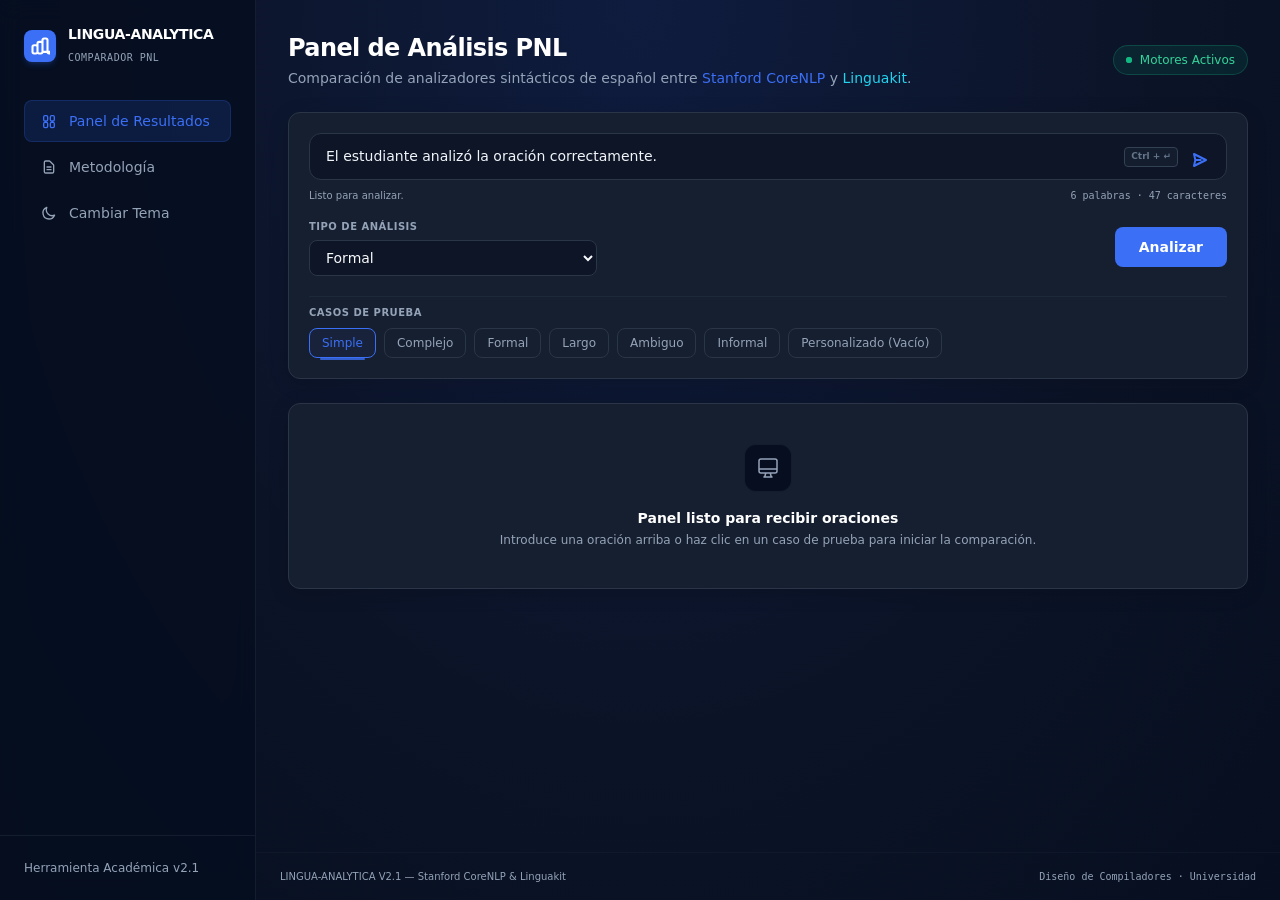
<file: templates/index.html>
<!DOCTYPE html>
<html lang="es" class="dark">
<head>
    <meta charset="UTF-8">
    <meta name="viewport" content="width=device-width, initial-scale=1.0">
    <meta name="description" content="Lingua-Analytica: Comparador en tiempo real entre Stanford CoreNLP y Linguakit para análisis sintáctico del español.">
    <title>Panel de Análisis PNL — LINGUA-ANALYTICA</title>
    <link rel="icon" href="data:,">
    <link rel="stylesheet" href="/static/css/lingua.css">
    <link rel="stylesheet" href="/static/css/lingua-ui.css">
    <script src="/static/vendor/js/htmx-2.0.10.min.js"></script>
    <script src="/static/vendor/js/cytoscape-3.29.2.min.js"></script>
    <style>
        body {
            background-color: #0b1326;
            color: #f8fafc;
            -webkit-font-smoothing: antialiased;
        }
        
        /* Tema Claro */
        html.light body {
            background-color: #f1f5f9;
            color: #0f172a;
        }

        :root {
            --bg-gradient: radial-gradient(ellipse at top, #0f1c3f 0%, #0b1326 60%, #060e20 100%);
            --card-bg: #161f30;
            --border-color: #2a3547;
            --input-bg: #0d1527;
            --text-color: #f8fafc;
            --text-muted: #94a3b8;
        }

        html.light {
            --bg-gradient: radial-gradient(ellipse at top, #e2e8f0 0%, #f1f5f9 60%, #cbd5e1 100%);
            --card-bg: #ffffff;
            --border-color: #cbd5e1;
            --input-bg: #f8fafc;
            --text-color: #0f172a;
            --text-muted: #64748b;
        }

        .main-container {
            background: var(--bg-gradient);
            min-height: 100vh;
            transition: background 0.3s ease;
        }

        .dashboard-card {
            background-color: var(--card-bg);
            border: 1px solid var(--border-color);
            border-radius: 12px;
            box-shadow: 0 4px 20px rgba(0, 0, 0, 0.15);
            transition: background-color 0.3s ease, border-color 0.3s ease;
        }

        html.light .dashboard-card {
            box-shadow: 0 4px 15px rgba(0, 0, 0, 0.05);
        }

        .custom-input {
            background-color: var(--input-bg);
            border: 1px solid var(--border-color);
            color: var(--text-color);
            transition: border-color 0.2s, box-shadow 0.2s, background-color 0.3s;
        }

        .custom-input:focus {
            outline: none;
            border-color: #3b6ff5;
            box-shadow: 0 0 0 2px rgba(59, 111, 245, 0.2);
        }

        @keyframes fill-bar {
            from { width: 0%; }
        }

        .animate-fill-bar {
            animation: fill-bar 1.2s cubic-bezier(0.16, 1, 0.3, 1) forwards;
        }

        .case-pill {
            background-color: var(--card-bg);
            border: 1px solid var(--border-color);
            color: var(--text-muted);
            transition: all 0.2s;
        }

        .case-pill:hover, .case-pill.active {
            border-color: #3b6ff5;
            color: #3b6ff5;
            background-color: rgba(59, 111, 245, 0.05);
        }

        /* HTMX Indicator */
        .htmx-indicator { display: none; }
        .htmx-request .htmx-indicator { display: flex; }
        .htmx-request #btn-label { display: none; }

        /* Scrollbar */
        ::-webkit-scrollbar { width: 6px; height: 6px; }
        ::-webkit-scrollbar-track { background: transparent; }
        ::-webkit-scrollbar-thumb { background: var(--border-color); border-radius: 4px; }
    </style>
</head>
<body class="font-sans antialiased text-slate-200 min-h-screen">

<div class="flex main-container">
    
    <!-- ── Sidebar (Desktop) ── -->
    <aside class="hidden lg:flex w-64 flex-col bg-brand-deep/80 backdrop-blur-md border-r border-brand-border/40 h-screen sticky top-0 z-40 justify-between">
        <div class="p-6">
            <!-- Logo / Brand -->
            <div class="flex items-center gap-3 mb-8">
                <div class="w-8 h-8 rounded-lg bg-brand-blue flex items-center justify-center text-white font-bold shadow-md shadow-brand-blue/20">
                    <svg class="w-5 h-5" fill="none" viewBox="0 0 24 24" stroke="currentColor" stroke-width="2.5">
                        <path stroke-linecap="round" stroke-linejoin="round" d="M9 19v-6a2 2 0 00-2-2H5a2 2 0 00-2 2v6a2 2 0 002 2h2a2 2 0 002-2zm0 0V9a2 2 0 012-2h2a2 2 0 012 2v10m-6 0a2 2 0 002 2h2a2 2 0 002-2m0 0V5a2 2 0 012-2h2a2 2 0 012 2v14a2 2 0 002 2h2a2 2 0 002-2z"/>
                    </svg>
                </div>
                <div>
                    <h1 class="text-sm font-bold tracking-tight text-white">LINGUA-ANALYTICA</h1>
                    <span class="text-[10px] text-brand-muted font-mono uppercase tracking-wider">Comparador PNL</span>
                </div>
            </div>

            <!-- Menú -->
            <nav class="space-y-1">
                <a href="/" class="nav-item flex items-center gap-3 px-4 py-2.5 rounded-lg text-sm font-medium bg-brand-blue/15 text-brand-blue border border-brand-blue/20">
                    <svg class="w-4 h-4" fill="none" viewBox="0 0 24 24" stroke="currentColor" stroke-width="2">
                        <path stroke-linecap="round" stroke-linejoin="round" d="M4 6a2 2 0 012-2h2a2 2 0 012 2v4a2 2 0 01-2 2H6a2 2 0 01-2-2V6zM14 6a2 2 0 012-2h2a2 2 0 012 2v4a2 2 0 01-2 2h-2a2 2 0 01-2-2V6zM4 16a2 2 0 012-2h2a2 2 0 012 2v4a2 2 0 01-2 2H6a2 2 0 01-2-2v-4zM14 16a2 2 0 012-2h2a2 2 0 012 2v4a2 2 0 01-2 2h-2a2 2 0 01-2-2v-4z"/>
                    </svg>
                    Panel de Resultados
                </a>
                <a href="/metodologia" class="nav-item flex items-center gap-3 px-4 py-2.5 rounded-lg text-sm font-medium text-slate-400 hover:text-white hover:bg-slate-800/40 border border-transparent">
                    <svg class="w-4 h-4" fill="none" viewBox="0 0 24 24" stroke="currentColor" stroke-width="2">
                        <path stroke-linecap="round" stroke-linejoin="round" d="M9 12h6m-6 4h6m2 5H7a2 2 0 01-2-2V5a2 2 0 012-2h5.586a1 1 0 01.707.293l5.414 5.414a1 1 0 01.293.707V19a2 2 0 01-2 2z"/>
                    </svg>
                    Metodología
                </a>
                <button onclick="toggleTheme()" class="nav-item w-full flex items-center gap-3 px-4 py-2.5 rounded-lg text-sm font-medium text-slate-400 hover:text-white hover:bg-slate-800/40 border border-transparent text-left">
                    <svg id="sidebar-icon-moon" class="w-4 h-4" fill="none" viewBox="0 0 24 24" stroke="currentColor" stroke-width="2">
                        <path stroke-linecap="round" stroke-linejoin="round" d="M20.354 15.354A9 9 0 018.646 3.646 9.003 9.003 0 0012 21a9.003 9.003 0 008.354-5.646z"/>
                    </svg>
                    <svg id="sidebar-icon-sun" class="w-4 h-4 hidden" fill="none" viewBox="0 0 24 24" stroke="currentColor" stroke-width="2">
                        <path stroke-linecap="round" stroke-linejoin="round" d="M12 3v1m0 16v1m9-9h-1M4 12H3m15.364-6.364l-.707.707M6.343 17.657l-.707.707M17.657 17.657l-.707-.707M6.343 6.343l-.707-.707M12 8a4 4 0 100 8 4 4 0 000-8z"/>
                    </svg>
                    Cambiar Tema
                </button>
            </nav>
        </div>
        <div class="p-6 border-t border-brand-border/40">
            <span class="text-xs text-brand-muted block">Herramienta Académica v2.1</span>
        </div>
    </aside>

    <!-- ── Main Content Area ── -->
    <div class="flex-1 flex flex-col min-w-0">
        
        <!-- Header / Navbar (Mobile) -->
        <header class="lg:hidden h-14 flex items-center justify-between px-4 bg-brand-deep/80 backdrop-blur-md border-b border-brand-border/40 sticky top-0 z-40">
            <div class="flex items-center gap-2">
                <div class="w-6 h-6 rounded bg-brand-blue flex items-center justify-center text-white font-bold text-xs">LA</div>
                <h1 class="text-sm font-bold text-white tracking-tight">LINGUA-ANALYTICA</h1>
            </div>
            <button onclick="toggleTheme()" class="icon-action w-8 h-8 rounded-full border border-brand-border/60 flex items-center justify-center text-slate-400">
                <svg id="mob-icon-moon" class="w-4 h-4" fill="none" viewBox="0 0 24 24" stroke="currentColor" stroke-width="2">
                    <path stroke-linecap="round" stroke-linejoin="round" d="M20.354 15.354A9 9 0 018.646 3.646 9.003 9.003 0 0012 21a9.003 9.003 0 008.354-5.646z"/>
                </svg>
                <svg id="mob-icon-sun" class="w-4 h-4 hidden" fill="none" viewBox="0 0 24 24" stroke="currentColor" stroke-width="2">
                    <path stroke-linecap="round" stroke-linejoin="round" d="M12 3v1m0 16v1m9-9h-1M4 12H3m15.364-6.364l-.707.707M6.343 17.657l-.707.707M17.657 17.657l-.707-.707M6.343 6.343l-.707-.707M12 8a4 4 0 100 8 4 4 0 000-8z"/>
                </svg>
            </button>
        </header>

        <!-- Main Body Scrollable -->
        <main class="flex-1 p-4 sm:p-6 lg:p-8 max-w-7xl w-full mx-auto space-y-6 mobile-safe-bottom">

            <!-- Title Section -->
            <div class="flex flex-col md:flex-row md:items-center justify-between gap-4">
                <div>
                    <h2 class="text-xl sm:text-2xl font-bold tracking-tight text-white">Panel de Análisis PNL</h2>
                    <p class="text-xs sm:text-sm text-brand-muted mt-1 leading-relaxed">
                        Comparación de analizadores sintácticos de español entre <span class="text-brand-blue font-medium">Stanford CoreNLP</span> y <span class="text-cyan-400 font-medium">Linguakit</span>.
                    </p>
                </div>
                <div class="hidden sm:flex items-center gap-2 text-xs px-3 py-1.5 rounded-full font-medium bg-emerald-500/10 text-emerald-400 border border-emerald-500/25">
                    <span class="relative flex h-1.5 w-1.5">
                        <span class="animate-ping absolute inline-flex h-full w-full rounded-full bg-emerald-400 opacity-75"></span>
                        <span class="relative inline-flex rounded-full h-1.5 w-1.5 bg-emerald-500"></span>
                    </span>
                    Motores Activos
                </div>
            </div>

            <!-- Dashboard Content Grid -->
            <div class="stagger grid grid-cols-1 gap-6">

                <!-- ── Input & Test Cases Card ── -->
                <div class="dashboard-card p-5 space-y-5 animate-slide-up">
                    <form id="analisis-form"
                          hx-post="/analizar"
                          hx-target="#resultado"
                          hx-swap="innerHTML transition:true settle:120ms"
                          hx-indicator="#loading-bar"
                          class="space-y-4">
                        
                        <!-- Search Bar input style (Chat prompt style) -->
                        <div>
                            <div class="prompt-shell relative flex items-start rounded-xl overflow-hidden custom-input px-4 py-3 bg-brand-deep/30 focus-within:border-brand-blue/60 transition-all duration-300">
                                <textarea name="texto" id="texto-input"
                                          rows="1"
                                          placeholder="Introduce una oración para analizar..."
                                          class="prompt-textarea bg-transparent flex-1 text-sm outline-none border-none pr-16 text-slate-100 placeholder-slate-500">El estudiante analizó la oración correctamente.</textarea>
                                <span class="input-meta hidden sm:inline-block text-[9px] font-bold text-slate-500 px-1.5 py-0.5 rounded border border-slate-700 bg-slate-800/40 select-none mr-8">Ctrl + ↵</span>
                                <button type="submit" class="icon-action absolute right-3 p-1.5 rounded-lg text-brand-blue hover:bg-brand-blue/10">
                                    <svg class="w-4 h-4 transform rotate-90" fill="none" viewBox="0 0 24 24" stroke="currentColor" stroke-width="3">
                                        <path stroke-linecap="round" stroke-linejoin="round" d="M12 19l9 2-9-18-9 18 9-2zm0 0v-8"/>
                                    </svg>
                                </button>
                            </div>
                            <div class="input-feedback mt-2 flex flex-col sm:flex-row sm:items-center justify-between gap-1 text-[10px] text-brand-muted">
                                <span id="texto-feedback">Listo para analizar.</span>
                                <span id="texto-contador" class="font-mono">0 palabras · 0 caracteres</span>
                            </div>
                        </div>

                        <!-- Selector and Trigger -->
                        <div class="flex flex-col sm:flex-row sm:items-center justify-between gap-4">
                            <div class="w-full sm:w-72">
                                <label class="block text-[10px] font-bold text-brand-muted mb-1.5 tracking-wider uppercase">Tipo de Análisis</label>
                                <select name="tipo" id="tipo-select" class="custom-input w-full px-3 py-2 rounded-lg text-sm cursor-pointer outline-none">
                                    <option value="formal">Formal</option>
                                    <option value="informal">Informal</option>
                                    <option value="ambiguo">Ambiguo</option>
                                    <option value="largo">Largo</option>
                                </select>
                            </div>

                            <button type="submit" class="primary-action w-full sm:w-auto bg-brand-blue hover:bg-brand-hoverBlue text-white font-semibold px-6 py-2.5 rounded-lg text-sm flex items-center justify-center gap-2">
                                <span id="btn-label" class="flex items-center gap-2">
                                    Analizar
                                </span>
                                <span class="htmx-indicator items-center gap-2 text-xs">
                                    <svg class="w-4 h-4 animate-spin-slow" fill="none" viewBox="0 0 24 24">
                                        <circle class="opacity-25" cx="12" cy="12" r="10" stroke="currentColor" stroke-width="4"/>
                                        <path class="opacity-75" fill="currentColor" d="M4 12a8 8 0 018-8V0C5.373 0 0 5.373 0 12h4z"/>
                                    </svg>
                                    Analizando...
                                </span>
                            </button>
                        </div>

                        <div id="batch-actions" class="hidden rounded-lg border border-amber-500/25 bg-amber-500/10 p-3">
                            <div class="flex flex-col sm:flex-row sm:items-center justify-between gap-3">
                                <p class="text-xs text-amber-400 leading-relaxed">
                                    El texto supera el modo interactivo. Puedes procesarlo por fragmentos y exportar los grafos completos.
                                </p>
                                <button id="btn-batch" type="button" class="primary-action bg-amber-500 hover:bg-amber-400 text-slate-950 font-semibold px-4 py-2 rounded-lg text-xs">
                                    Analizar documento largo
                                </button>
                            </div>
                            <div id="batch-progress" class="hidden mt-3 space-y-2">
                                <div class="batch-progress-track">
                                    <div id="batch-progress-fill"></div>
                                </div>
                                <p id="batch-progress-label" class="text-[10px] text-brand-muted">Preparando análisis por lotes...</p>
                            </div>
                        </div>
                    </form>

                    <!-- Test Cases Pills -->
                    <div class="space-y-2 pt-2 border-t border-brand-border/40">
                        <span class="block text-[10px] font-bold text-brand-muted tracking-wider uppercase">Casos de Prueba</span>
                        <div class="flex flex-wrap gap-2">
                            <button class="case-pill px-3 py-1.5 rounded-lg text-xs font-medium active" type="button" aria-pressed="true" data-texto="El estudiante analizó la oración correctamente." data-tipo="formal" onclick="usarCaso(this)">Simple</button>
                            <button class="case-pill px-3 py-1.5 rounded-lg text-xs font-medium" type="button" aria-pressed="false" data-texto="El estudiante analizó la oración y explicó sus dependencias al profesor." data-tipo="formal" onclick="usarCaso(this)">Complejo</button>
                            <button class="case-pill px-3 py-1.5 rounded-lg text-xs font-medium" type="button" aria-pressed="false" data-texto="El informe técnico describe la arquitectura del sistema y documenta los criterios de evaluación." data-tipo="formal" onclick="usarCaso(this)">Formal</button>
                            <button class="case-pill px-3 py-1.5 rounded-lg text-xs font-medium" type="button" aria-pressed="false" data-texto="El analizador procesa una entrada extensa con varios modificadores, complementos preposicionales y relaciones sintácticas que deben compararse entre herramientas." data-tipo="largo" onclick="usarCaso(this)">Largo</button>
                            <button class="case-pill px-3 py-1.5 rounded-lg text-xs font-medium" type="button" aria-pressed="false" data-texto="Vi al hombre con el telescopio." data-tipo="ambiguo" onclick="usarCaso(this)">Ambiguo</button>
                            <button class="case-pill px-3 py-1.5 rounded-lg text-xs font-medium" type="button" aria-pressed="false" data-texto="el perro esta cagando siempre lanza stanford?" data-tipo="informal" onclick="usarCaso(this)">Informal</button>
                            <button class="case-pill px-3 py-1.5 rounded-lg text-xs font-medium" type="button" aria-pressed="false" data-texto="" data-tipo="formal" onclick="usarCaso(this)">Personalizado (Vacío)</button>
                        </div>
                    </div>
                </div>

                <!-- ── Loading Indicator ── -->
                <div id="loading-bar" class="loading-panel htmx-indicator flex-col items-center gap-3 py-12">
                    <div class="loading-track" aria-hidden="true"></div>
                    <p class="text-xs text-brand-muted">Comparando dependencias sintácticas...</p>
                </div>

                <!-- ── Results Render Section ── -->
                <section id="resultado" class="space-y-6" aria-live="polite">
                    <div class="dashboard-card p-10 flex flex-col items-center justify-center text-center gap-4">
                        <div class="w-12 h-12 rounded-xl flex items-center justify-center bg-brand-deep border border-brand-border/40">
                            <svg class="w-6 h-6 text-brand-muted" fill="none" viewBox="0 0 24 24" stroke="currentColor" stroke-width="1.5">
                                <path stroke-linecap="round" stroke-linejoin="round" d="M9.75 17L9 20l-1 1h8l-1-1-.75-3M3 13h18M5 17h14a2 2 0 002-2V5a2 2 0 00-2-2H5a2 2 0 00-2 2v10a2 2 0 002 2z"/>
                            </svg>
                        </div>
                        <div>
                            <p class="text-sm font-semibold text-white">Panel listo para recibir oraciones</p>
                            <p class="text-xs text-brand-muted mt-1">Introduce una oración arriba o haz clic en un caso de prueba para iniciar la comparación.</p>
                        </div>
                    </div>
                </section>

            </div>
        </main>

        <!-- Footer -->
        <footer class="border-t border-brand-border/20 py-4 px-6 text-center lg:text-left flex flex-col lg:flex-row items-center justify-between gap-2 text-[10px] text-brand-muted">
            <span>LINGUA-ANALYTICA V2.1 — Stanford CoreNLP &amp; Linguakit</span>
            <span class="font-mono">Diseño de Compiladores · Universidad</span>
        </footer>
    </div>
</div>

<!-- Bottom Navigation Bar (Mobile only) -->
<div class="lg:hidden fixed bottom-0 left-0 right-0 h-14 bg-brand-deep/95 backdrop-blur-md border-t border-brand-border/50 z-50 flex items-center justify-around">
    <a href="/" class="bottom-nav-item flex flex-col items-center justify-center gap-1 text-[10px] font-medium text-brand-blue">
        <svg class="w-5 h-5" fill="none" viewBox="0 0 24 24" stroke="currentColor" stroke-width="2">
            <path stroke-linecap="round" stroke-linejoin="round" d="M4 6a2 2 0 012-2h2a2 2 0 012 2v4a2 2 0 01-2 2H6a2 2 0 01-2-2V6zM14 6a2 2 0 012-2h2a2 2 0 012 2v4a2 2 0 01-2 2h-2a2 2 0 01-2-2V6zM4 16a2 2 0 012-2h2a2 2 0 012 2v4a2 2 0 01-2 2H6a2 2 0 01-2-2v-4zM14 16a2 2 0 012-2h2a2 2 0 012 2v4a2 2 0 01-2 2h-2a2 2 0 01-2-2v-4z"/>
        </svg>
        Analizar
    </a>
    <a href="/metodologia" class="bottom-nav-item flex flex-col items-center justify-center gap-1 text-[10px] font-medium text-slate-400">
        <svg class="w-5 h-5" fill="none" viewBox="0 0 24 24" stroke="currentColor" stroke-width="2">
            <path stroke-linecap="round" stroke-linejoin="round" d="M9 12h6m-6 4h6m2 5H7a2 2 0 01-2-2V5a2 2 0 012-2h5.586a1 1 0 01.707.293l5.414 5.414a1 1 0 01.293.707V19a2 2 0 01-2 2z"/>
        </svg>
        Metodología
    </a>
</div>

<div id="batch-graph-modal" class="graph-modal hidden" role="dialog" aria-modal="true" aria-labelledby="batch-graph-title">
    <div class="graph-modal-shell">
        <header class="graph-modal-header">
            <div>
                <p id="batch-graph-kicker" class="text-[10px] uppercase tracking-wider text-brand-muted font-bold">Grafo completo</p>
                <h3 id="batch-graph-title" class="text-sm sm:text-base font-bold text-white">Árbol de dependencias</h3>
            </div>
            <div class="graph-modal-actions">
                <input id="batch-graph-search" class="custom-input graph-search" type="search" placeholder="Buscar token...">
                <button type="button" class="graph-control" data-batch-graph-action="fit">Ajustar</button>
                <button type="button" class="graph-control" data-batch-graph-action="layout">Ordenar</button>
                <button type="button" class="graph-control" data-batch-graph-action="png">PNG</button>
                <button type="button" class="graph-control" data-batch-graph-action="close">Cerrar</button>
            </div>
        </header>
        <div id="batch-graph-stats" class="graph-modal-stats"></div>
        <div id="batch-graph-canvas" class="graph-modal-canvas"></div>
    </div>
</div>

<script>
    /* ── Theme Management ── */
    function applyTheme(t) {
        document.documentElement.classList.toggle('dark', t === 'dark');
        document.documentElement.classList.toggle('light', t === 'light');
        
        const moonIcons = [document.getElementById('sidebar-icon-moon'), document.getElementById('mob-icon-moon')];
        const sunIcons = [document.getElementById('sidebar-icon-sun'), document.getElementById('mob-icon-sun')];
        
        moonIcons.forEach(i => { if (i) i.classList.toggle('hidden', t === 'light'); });
        sunIcons.forEach(i => { if (i) i.classList.toggle('hidden', t === 'dark'); });
        
        localStorage.setItem('la-theme', t);
    }

    function toggleTheme() {
        const cur = document.documentElement.classList.contains('dark') ? 'dark' : 'light';
        applyTheme(cur === 'dark' ? 'light' : 'dark');
    }

    applyTheme(localStorage.getItem('la-theme') || 'dark');

    const textoInput = document.getElementById('texto-input');
    const textoFeedback = document.getElementById('texto-feedback');
    const textoContador = document.getElementById('texto-contador');
    const batchActions = document.getElementById('batch-actions');
    const batchButton = document.getElementById('btn-batch');
    const batchProgress = document.getElementById('batch-progress');
    const batchProgressFill = document.getElementById('batch-progress-fill');
    const batchProgressLabel = document.getElementById('batch-progress-label');
    let ultimoResultadoLote = null;
    let grafoLoteActivo = null;
    const limitesEntrada = {
        palabrasAviso: 500,
        palabrasMax: 1500,
        caracteresMax: 12000
    };

    function ajustarEntrada() {
        if (!textoInput) return;
        textoInput.style.height = 'auto';
        textoInput.style.height = `${Math.min(textoInput.scrollHeight, 180)}px`;
    }

    function obtenerMetricasEntrada() {
        const value = textoInput ? textoInput.value.trim() : '';
        return {
            caracteres: value.length,
            palabras: value ? value.split(/\s+/).length : 0
        };
    }

    function validarEntrada() {
        const metricas = obtenerMetricasEntrada();
        const excede = metricas.palabras > limitesEntrada.palabrasMax
            || metricas.caracteres > limitesEntrada.caracteresMax;
        const avisa = !excede && metricas.palabras > limitesEntrada.palabrasAviso;
        const batchDisponible = excede && metricas.palabras > 0;

        if (textoContador) {
            textoContador.textContent = `${metricas.palabras} palabras · ${metricas.caracteres} caracteres`;
        }

        if (textoFeedback) {
            textoFeedback.classList.toggle('is-danger', excede);
            textoFeedback.classList.toggle('is-warning', avisa);

            if (excede) {
                textoFeedback.textContent = batchDisponible
                    ? 'Texto largo: usa el modo documento para procesarlo por fragmentos.'
                    : 'Escribe una oración o selecciona un caso de prueba.';
            } else if (avisa) {
                textoFeedback.textContent = 'Texto largo: el análisis puede tardar más y los grafos serán más densos.';
            } else if (metricas.palabras === 0) {
                textoFeedback.textContent = 'Escribe una oración o selecciona un caso de prueba.';
            } else {
                textoFeedback.textContent = 'Listo para analizar.';
            }
        }

        document.querySelectorAll('#analisis-form button[type="submit"]').forEach(btn => {
            btn.disabled = excede || document.getElementById('analisis-form').getAttribute('aria-busy') === 'true';
        });

        if (batchActions) {
            batchActions.classList.toggle('hidden', !batchDisponible);
        }

        if (batchButton) {
            batchButton.disabled = !batchDisponible;
        }

        return !excede;
    }

    ajustarEntrada();
    validarEntrada();
    textoInput.addEventListener('input', () => {
        ajustarEntrada();
        validarEntrada();
    });

    document.getElementById('analisis-form').addEventListener('submit', e => {
        if (!validarEntrada()) {
            e.preventDefault();
            e.stopImmediatePropagation();
        }
    }, true);

    /* ── Keyboard Shortcut listener ── */
    textoInput.addEventListener('keydown', e => {
        if ((e.ctrlKey || e.metaKey) && e.key === 'Enter') {
            e.preventDefault();
            document.getElementById('analisis-form').requestSubmit();
        }
    });

    /* ── Case pills ── */
    function usarCaso(btn) {
        const form = document.getElementById('analisis-form');
        form.elements.texto.value = btn.dataset.texto;
        form.elements.tipo.value  = btn.dataset.tipo;
        ajustarEntrada();
        validarEntrada();
        document.querySelectorAll('.case-pill').forEach(b => {
            b.classList.remove('active');
            b.setAttribute('aria-pressed', 'false');
        });
        btn.classList.add('active');
        btn.setAttribute('aria-pressed', 'true');
        form.requestSubmit();
    }

    function setFormBusy(isBusy) {
        const form = document.getElementById('analisis-form');
        const result = document.getElementById('resultado');
        if (!form || !result) return;

        form.setAttribute('aria-busy', String(isBusy));
        result.setAttribute('aria-busy', String(isBusy));
        form.querySelectorAll('button[type="submit"]').forEach(btn => {
            btn.disabled = isBusy || !validarEntrada();
        });
    }

    document.body.addEventListener('htmx:beforeRequest', e => {
        if (e.detail.elt && e.detail.elt.id === 'analisis-form') {
            setFormBusy(true);
        }
    });

    document.body.addEventListener('htmx:afterRequest', e => {
        if (e.detail.elt && e.detail.elt.id === 'analisis-form') {
            setFormBusy(false);
        }
    });

    document.body.addEventListener('htmx:responseError', e => {
        const result = document.getElementById('resultado');
        const status = e.detail.xhr ? e.detail.xhr.status : 'desconocido';
        const mensaje = status === 413
            ? 'El texto supera el tamaño aceptado por el servidor. Reduce la entrada antes de analizar.'
            : `No se pudo completar el análisis. Código HTTP: ${status}.`;

        if (result) {
            result.innerHTML = `
                <div class="dashboard-card p-5 border-red-500/25">
                    <p class="text-sm font-semibold text-red-400">Análisis no ejecutado</p>
                    <p class="text-xs text-brand-muted mt-1">${mensaje}</p>
                </div>
            `;
        }
    });

    if (batchButton) {
        batchButton.addEventListener('click', ejecutarAnalisisLote);
    }

    async function ejecutarAnalisisLote() {
        const form = document.getElementById('analisis-form');
        const texto = textoInput.value.trim();
        const tipo = form.elements.tipo.value;
        const metricas = obtenerMetricasEntrada();

        if (!texto || metricas.palabras === 0) {
            validarEntrada();
            return;
        }

        batchButton.disabled = true;
        batchProgress.classList.remove('hidden');
        actualizarProgresoBatch(8, 'Dividiendo documento en fragmentos...');
        const progreso = iniciarProgresoBatch();

        try {
            const response = await fetch('/api/analizar-lote', {
                method: 'POST',
                headers: { 'Content-Type': 'application/json' },
                body: JSON.stringify({ texto, tipo })
            });

            const data = await response.json();

            if (!response.ok || data.ok === false) {
                throw new Error(data.error || `Error HTTP ${response.status}`);
            }

            detenerProgresoBatch(progreso);
            actualizarProgresoBatch(100, 'Documento procesado. Preparando exportables...');
            renderBatchResult(data);
            revelarResultado(document.getElementById('resultado'));
        } catch (error) {
            detenerProgresoBatch(progreso);
            actualizarProgresoBatch(0, 'No se pudo completar el análisis por lotes.');
            renderBatchError(error.message);
        } finally {
            batchButton.disabled = false;
        }
    }

    function iniciarProgresoBatch() {
        let progreso = 8;
        const estados = [
            'Procesando fragmentos con Stanford CoreNLP...',
            'Procesando fragmentos con Linguakit...',
            'Normalizando dependencias...',
            'Construyendo grafos DOT exportables...',
            'Agregando resultados...'
        ];
        let estado = 0;

        return window.setInterval(() => {
            progreso = Math.min(92, progreso + Math.max(1, Math.round((92 - progreso) * 0.08)));
            estado = (estado + 1) % estados.length;
            actualizarProgresoBatch(progreso, estados[estado]);
        }, 1200);
    }

    function detenerProgresoBatch(id) {
        window.clearInterval(id);
    }

    function actualizarProgresoBatch(valor, texto) {
        if (batchProgressFill) {
            batchProgressFill.style.width = `${valor}%`;
        }
        if (batchProgressLabel) {
            batchProgressLabel.textContent = texto;
        }
    }

    function renderBatchResult(data) {
        const result = document.getElementById('resultado');
        ultimoResultadoLote = data;
        const json = JSON.stringify(data.export_json, null, 2);
        const stanfordDot = data.export_dot_stanford || '';
        const linguakitDot = data.export_dot_linguakit || '';

        result.innerHTML = `
            <section class="dashboard-card p-5 space-y-4">
                <div class="flex flex-col sm:flex-row sm:items-center justify-between gap-3 border-b border-brand-border/40 pb-3">
                    <div>
                        <h3 class="text-sm font-bold text-white uppercase tracking-wider">Documento procesado por lotes</h3>
                        <p class="text-xs text-brand-muted mt-1">${escapeHtml(data.nota)}</p>
                    </div>
                    <span class="text-xs font-mono text-brand-blue">${data.total_chunks} fragmentos</span>
                </div>
                <div class="batch-result-grid">
                    <div class="bg-brand-deep border border-brand-border/30 rounded-lg p-3">
                        <p class="text-[10px] text-brand-muted uppercase tracking-wider font-bold">Palabras</p>
                        <p class="text-xl font-bold text-white mt-1">${data.total_palabras}</p>
                    </div>
                    <div class="bg-brand-deep border border-brand-border/30 rounded-lg p-3">
                        <p class="text-[10px] text-brand-muted uppercase tracking-wider font-bold">Dependencias Stanford</p>
                        <p class="text-xl font-bold text-emerald-400 mt-1">${data.stanford_dependencias_total}</p>
                    </div>
                    <div class="bg-brand-deep border border-brand-border/30 rounded-lg p-3">
                        <p class="text-[10px] text-brand-muted uppercase tracking-wider font-bold">Dependencias Linguakit</p>
                        <p class="text-xl font-bold text-purple-400 mt-1">${data.linguakit_dependencias_total}</p>
                    </div>
                </div>
                <div class="batch-export-actions">
                    <button type="button" class="graph-control graph-control-primary" onclick="abrirGrafoLote('stanford')">Ver grafo Stanford interactivo</button>
                    <button type="button" class="graph-control graph-control-primary" onclick="abrirGrafoLote('linguakit')">Ver grafo Linguakit interactivo</button>
                    <button type="button" class="graph-control" onclick="descargarArchivo('analisis-lote.json', document.getElementById('batch-json').value, 'application/json')">Exportar JSON completo</button>
                    <button type="button" class="graph-control" onclick="descargarArchivo('grafo-stanford.dot', document.getElementById('batch-stanford-dot').value, 'text/vnd.graphviz')">Exportar grafo Stanford DOT</button>
                    <button type="button" class="graph-control" onclick="descargarArchivo('grafo-linguakit.dot', document.getElementById('batch-linguakit-dot').value, 'text/vnd.graphviz')">Exportar grafo Linguakit DOT</button>
                </div>
                <div class="overflow-x-auto rounded-lg border border-brand-border/30">
                    <table class="w-full text-left text-xs">
                        <thead class="bg-brand-deep text-brand-muted uppercase tracking-wider">
                            <tr>
                                <th class="px-3 py-2">Fragmento</th>
                                <th class="px-3 py-2">Palabras</th>
                                <th class="px-3 py-2">Stanford</th>
                                <th class="px-3 py-2">Linguakit</th>
                                <th class="px-3 py-2">Vista previa</th>
                            </tr>
                        </thead>
                        <tbody>
                            ${data.chunks.slice(0, 30).map(chunk => `
                                <tr class="border-t border-brand-border/20">
                                    <td class="px-3 py-2 font-mono text-brand-blue">${chunk.indice}</td>
                                    <td class="px-3 py-2">${chunk.palabras}</td>
                                    <td class="px-3 py-2 text-emerald-400">${escapeHtml(chunk.stanford_estado)} · ${chunk.stanford_dependencias.length} deps</td>
                                    <td class="px-3 py-2 text-purple-400">${escapeHtml(chunk.linguakit_estado)} · ${chunk.linguakit_dependencias.length} deps</td>
                                    <td class="px-3 py-2 text-brand-muted">${escapeHtml(chunk.texto_preview)}</td>
                                </tr>
                            `).join('')}
                        </tbody>
                    </table>
                </div>
                <textarea id="batch-json" hidden>${escapeHtml(json)}</textarea>
                <textarea id="batch-stanford-dot" hidden>${escapeHtml(stanfordDot)}</textarea>
                <textarea id="batch-linguakit-dot" hidden>${escapeHtml(linguakitDot)}</textarea>
            </section>
        `;
    }

    function abrirGrafoLote(tool) {
        if (!ultimoResultadoLote || typeof cytoscape === 'undefined') return;

        const modal = document.getElementById('batch-graph-modal');
        const canvas = document.getElementById('batch-graph-canvas');
        const title = document.getElementById('batch-graph-title');
        const kicker = document.getElementById('batch-graph-kicker');
        const stats = document.getElementById('batch-graph-stats');
        const search = document.getElementById('batch-graph-search');
        const graph = tool === 'stanford' ? ultimoResultadoLote.grafo_stanford : ultimoResultadoLote.grafo_linguakit;
        const label = tool === 'stanford' ? 'Stanford CoreNLP' : 'Linguakit';
        const accent = tool === 'stanford' ? '#10b981' : '#a855f7';

        if (!graph || !canvas || !modal) return;

        modal.classList.remove('hidden');
        document.body.classList.add('graph-expanded');
        title.textContent = `Árbol completo ${label}`;
        kicker.textContent = `${ultimoResultadoLote.total_palabras} palabras · ${ultimoResultadoLote.total_chunks} fragmentos`;
        stats.innerHTML = `
            <span>${graph.nodos.length} nodos</span>
            <span>${graph.aristas.length} dependencias</span>
            <span>Rueda para zoom · arrastra para mover</span>
        `;
        search.value = '';

        if (grafoLoteActivo) {
            grafoLoteActivo.destroy();
            grafoLoteActivo = null;
        }

        const elements = [
            ...graph.nodos.map(nodo => ({
                data: { id: nodo.id, label: nodo.texto },
                position: { x: nodo.x, y: nodo.y }
            })),
            ...graph.aristas.map((arista, index) => ({
                data: {
                    id: `${tool}-edge-${index}`,
                    source: arista.desde,
                    target: arista.hacia,
                    label: arista.etiqueta_visual || arista.relacion
                }
            }))
        ];

        grafoLoteActivo = cytoscape({
            container: canvas,
            elements,
            wheelSensitivity: 0.18,
            minZoom: 0.06,
            maxZoom: 2.2,
            style: [
                {
                    selector: 'node',
                    style: {
                        'background-color': '#111827',
                        'border-color': accent,
                        'border-width': 1.5,
                        'color': '#f8fafc',
                        'content': 'data(label)',
                        'font-size': 10,
                        'height': 28,
                        'label': 'data(label)',
                        'padding': '8px',
                        'shape': 'round-rectangle',
                        'text-max-width': 150,
                        'text-valign': 'center',
                        'text-wrap': 'wrap',
                        'width': 'label'
                    }
                },
                {
                    selector: 'edge',
                    style: {
                        'curve-style': 'bezier',
                        'font-size': 8,
                        'label': 'data(label)',
                        'line-color': '#64748b',
                        'target-arrow-color': '#64748b',
                        'target-arrow-shape': 'triangle',
                        'text-background-color': '#0b1326',
                        'text-background-opacity': 0.84,
                        'text-background-padding': 2,
                        'text-rotation': 'autorotate',
                        'width': 1.2
                    }
                },
                {
                    selector: '.is-match',
                    style: {
                        'background-color': accent,
                        'border-color': '#f8fafc',
                        'color': '#ffffff'
                    }
                }
            ],
            layout: {
                name: 'breadthfirst',
                directed: true,
                padding: 36,
                spacingFactor: graph.nodos.length > 500 ? 1.15 : 1.35,
                animate: false
            }
        });

        window.setTimeout(() => {
            grafoLoteActivo.resize();
            grafoLoteActivo.fit(undefined, 36);
        }, 80);
    }

    function cerrarGrafoLote() {
        const modal = document.getElementById('batch-graph-modal');
        if (grafoLoteActivo) {
            grafoLoteActivo.destroy();
            grafoLoteActivo = null;
        }
        modal.classList.add('hidden');
        document.body.classList.remove('graph-expanded');
    }

    document.querySelectorAll('[data-batch-graph-action]').forEach(button => {
        button.addEventListener('click', () => {
            const action = button.dataset.batchGraphAction;
            if (action === 'close') {
                cerrarGrafoLote();
            } else if (action === 'fit' && grafoLoteActivo) {
                grafoLoteActivo.fit(undefined, 36);
            } else if (action === 'layout' && grafoLoteActivo) {
                grafoLoteActivo.layout({
                    name: 'breadthfirst',
                    directed: true,
                    padding: 36,
                    spacingFactor: grafoLoteActivo.nodes().length > 500 ? 1.1 : 1.35,
                    animate: true,
                    animationDuration: 420
                }).run();
            } else if (action === 'png' && grafoLoteActivo) {
                const url = grafoLoteActivo.png({ full: true, scale: 2, bg: '#0b1326' });
                const a = Object.assign(document.createElement('a'), { href: url, download: 'grafo-interactivo-lingua-analytica.png' });
                document.body.appendChild(a); a.click(); a.remove();
            }
        });
    });

    document.getElementById('batch-graph-search').addEventListener('input', e => {
        if (!grafoLoteActivo) return;
        const query = e.target.value.trim().toLowerCase();
        grafoLoteActivo.elements().removeClass('is-match');
        if (!query) return;
        const matches = grafoLoteActivo.nodes().filter(node => String(node.data('label')).toLowerCase().includes(query));
        matches.addClass('is-match');
        if (matches.length > 0) {
            grafoLoteActivo.fit(matches.closedNeighborhood(), 64);
        }
    });

    document.addEventListener('keydown', e => {
        if (e.key === 'Escape' && !document.getElementById('batch-graph-modal').classList.contains('hidden')) {
            cerrarGrafoLote();
        }
    });

    function renderBatchError(message) {
        const result = document.getElementById('resultado');
        result.innerHTML = `
            <div class="dashboard-card p-5 border-red-500/25">
                <p class="text-sm font-semibold text-red-400">Documento no procesado</p>
                <p class="text-xs text-brand-muted mt-1">${escapeHtml(message)}</p>
            </div>
        `;
    }

    function escapeHtml(value) {
        return String(value)
            .replaceAll('&', '&amp;')
            .replaceAll('<', '&lt;')
            .replaceAll('>', '&gt;')
            .replaceAll('"', '&quot;')
            .replaceAll("'", '&#039;');
    }

    /* ── Scroll to results ── */
    document.body.addEventListener('htmx:afterSwap', e => {
        if (e.target.id === 'resultado') {
            setTimeout(() => revelarResultado(e.target), 120);
        }
    });

    function revelarResultado(target) {
        const rect = target.getBoundingClientRect();
        const upperSafeArea = window.innerWidth < 1024 ? 72 : 24;
        const lowerSafeArea = window.innerHeight * 0.82;

        if (rect.top < upperSafeArea || rect.top > lowerSafeArea) {
            window.scrollTo({
                top: window.scrollY + rect.top - upperSafeArea,
                behavior: 'smooth'
            });
        }
    }

    /* ── Export helpers ── */
    function descargarArchivo(nombre, contenido, tipo) {
        const blob = new Blob([contenido], { type: tipo });
        const url  = URL.createObjectURL(blob);
        const a    = Object.assign(document.createElement('a'), { href: url, download: nombre });
        document.body.appendChild(a); a.click(); a.remove(); URL.revokeObjectURL(url);
    }
    async function exportarJson() {
        const form = document.getElementById('analisis-form');
        const res  = await fetch('/api/analizar', {
            method: 'POST',
            body: new URLSearchParams(new FormData(form)),
            headers: { 'Content-Type': 'application/x-www-form-urlencoded' }
        });
        descargarArchivo('analisis-lingua-analytica.json', await res.text(), 'application/json');
    }
    function exportarMarkdown() {
        const r = document.getElementById('reporte-markdown');
        if (r) descargarArchivo('analisis-lingua-analytica.md', r.value, 'text/markdown');
    }
</script>
</body>
</html>
</file>
<file: static/css/lingua.css>
*,:after,:before{--tw-border-spacing-x:0;--tw-border-spacing-y:0;--tw-translate-x:0;--tw-translate-y:0;--tw-rotate:0;--tw-skew-x:0;--tw-skew-y:0;--tw-scale-x:1;--tw-scale-y:1;--tw-pan-x: ;--tw-pan-y: ;--tw-pinch-zoom: ;--tw-scroll-snap-strictness:proximity;--tw-gradient-from-position: ;--tw-gradient-via-position: ;--tw-gradient-to-position: ;--tw-ordinal: ;--tw-slashed-zero: ;--tw-numeric-figure: ;--tw-numeric-spacing: ;--tw-numeric-fraction: ;--tw-ring-inset: ;--tw-ring-offset-width:0px;--tw-ring-offset-color:#fff;--tw-ring-color:rgba(59,130,246,.5);--tw-ring-offset-shadow:0 0 #0000;--tw-ring-shadow:0 0 #0000;--tw-shadow:0 0 #0000;--tw-shadow-colored:0 0 #0000;--tw-blur: ;--tw-brightness: ;--tw-contrast: ;--tw-grayscale: ;--tw-hue-rotate: ;--tw-invert: ;--tw-saturate: ;--tw-sepia: ;--tw-drop-shadow: ;--tw-backdrop-blur: ;--tw-backdrop-brightness: ;--tw-backdrop-contrast: ;--tw-backdrop-grayscale: ;--tw-backdrop-hue-rotate: ;--tw-backdrop-invert: ;--tw-backdrop-opacity: ;--tw-backdrop-saturate: ;--tw-backdrop-sepia: ;--tw-contain-size: ;--tw-contain-layout: ;--tw-contain-paint: ;--tw-contain-style: }::backdrop{--tw-border-spacing-x:0;--tw-border-spacing-y:0;--tw-translate-x:0;--tw-translate-y:0;--tw-rotate:0;--tw-skew-x:0;--tw-skew-y:0;--tw-scale-x:1;--tw-scale-y:1;--tw-pan-x: ;--tw-pan-y: ;--tw-pinch-zoom: ;--tw-scroll-snap-strictness:proximity;--tw-gradient-from-position: ;--tw-gradient-via-position: ;--tw-gradient-to-position: ;--tw-ordinal: ;--tw-slashed-zero: ;--tw-numeric-figure: ;--tw-numeric-spacing: ;--tw-numeric-fraction: ;--tw-ring-inset: ;--tw-ring-offset-width:0px;--tw-ring-offset-color:#fff;--tw-ring-color:rgba(59,130,246,.5);--tw-ring-offset-shadow:0 0 #0000;--tw-ring-shadow:0 0 #0000;--tw-shadow:0 0 #0000;--tw-shadow-colored:0 0 #0000;--tw-blur: ;--tw-brightness: ;--tw-contrast: ;--tw-grayscale: ;--tw-hue-rotate: ;--tw-invert: ;--tw-saturate: ;--tw-sepia: ;--tw-drop-shadow: ;--tw-backdrop-blur: ;--tw-backdrop-brightness: ;--tw-backdrop-contrast: ;--tw-backdrop-grayscale: ;--tw-backdrop-hue-rotate: ;--tw-backdrop-invert: ;--tw-backdrop-opacity: ;--tw-backdrop-saturate: ;--tw-backdrop-sepia: ;--tw-contain-size: ;--tw-contain-layout: ;--tw-contain-paint: ;--tw-contain-style: }/*! tailwindcss v3.4.17 | MIT License | https://tailwindcss.com*/*,:after,:before{box-sizing:border-box;border:0 solid #e5e7eb}:after,:before{--tw-content:""}:host,html{line-height:1.5;-moz-tab-size:4;-o-tab-size:4;tab-size:4;font-family:Inter,system-ui,-apple-system,sans-serif;font-feature-settings:normal;font-variation-settings:normal;-webkit-tap-highlight-color:transparent}body{margin:0;line-height:inherit}hr{height:0;color:inherit;border-top-width:1px}abbr:where([title]){-webkit-text-decoration:underline dotted;text-decoration:underline dotted}h1,h2,h3,h4,h5,h6{font-size:inherit;font-weight:inherit}a{color:inherit;text-decoration:inherit}b,strong{font-weight:bolder}code,kbd,pre,samp{font-family:JetBrains Mono,ui-monospace,monospace;font-feature-settings:normal;font-variation-settings:normal;font-size:1em}small{font-size:80%}sub,sup{font-size:75%;line-height:0;position:relative;vertical-align:baseline}sub{bottom:-.25em}sup{top:-.5em}table{text-indent:0;border-color:inherit;border-collapse:collapse}button,input,optgroup,select,textarea{font-family:inherit;font-feature-settings:inherit;font-variation-settings:inherit;font-size:100%;font-weight:inherit;line-height:inherit;letter-spacing:inherit;color:inherit;margin:0;padding:0}button,select{text-transform:none}button,input:where([type=button]),input:where([type=reset]),input:where([type=submit]){-webkit-appearance:button;background-color:transparent;background-image:none}:-moz-focusring{outline:auto}:-moz-ui-invalid{box-shadow:none}progress{vertical-align:baseline}::-webkit-inner-spin-button,::-webkit-outer-spin-button{height:auto}[type=search]{-webkit-appearance:textfield;outline-offset:-2px}::-webkit-search-decoration{-webkit-appearance:none}::-webkit-file-upload-button{-webkit-appearance:button;font:inherit}summary{display:list-item}blockquote,dd,dl,figure,h1,h2,h3,h4,h5,h6,hr,p,pre{margin:0}fieldset{margin:0}fieldset,legend{padding:0}menu,ol,ul{list-style:none;margin:0;padding:0}dialog{padding:0}textarea{resize:vertical}input::-moz-placeholder,textarea::-moz-placeholder{opacity:1;color:#9ca3af}input::placeholder,textarea::placeholder{opacity:1;color:#9ca3af}[role=button],button{cursor:pointer}:disabled{cursor:default}audio,canvas,embed,iframe,img,object,svg,video{display:block;vertical-align:middle}img,video{max-width:100%;height:auto}[hidden]:where(:not([hidden=until-found])){display:none}.\!container{width:100%!important}.container{width:100%}@media (min-width:640px){.\!container{max-width:640px!important}.container{max-width:640px}}@media (min-width:768px){.\!container{max-width:768px!important}.container{max-width:768px}}@media (min-width:1024px){.\!container{max-width:1024px!important}.container{max-width:1024px}}@media (min-width:1280px){.\!container{max-width:1280px!important}.container{max-width:1280px}}@media (min-width:1536px){.\!container{max-width:1536px!important}.container{max-width:1536px}}.pointer-events-none{pointer-events:none}.fixed{position:fixed}.absolute{position:absolute}.relative{position:relative}.sticky{position:sticky}.inset-0{inset:0}.bottom-0{bottom:0}.left-0{left:0}.right-0{right:0}.right-3{right:.75rem}.top-0{top:0}.z-40{z-index:40}.z-50{z-index:50}.mx-auto{margin-left:auto;margin-right:auto}.mb-1{margin-bottom:.25rem}.mb-1\.5{margin-bottom:.375rem}.mb-3{margin-bottom:.75rem}.mb-4{margin-bottom:1rem}.mb-5{margin-bottom:1.25rem}.mb-6{margin-bottom:1.5rem}.mb-8{margin-bottom:2rem}.mr-8{margin-right:2rem}.mt-0\.5{margin-top:.125rem}.mt-1{margin-top:.25rem}.mt-2{margin-top:.5rem}.mt-2\.5{margin-top:.625rem}.mt-3{margin-top:.75rem}.mt-5{margin-top:1.25rem}.mt-6{margin-top:1.5rem}.block{display:block}.inline-block{display:inline-block}.inline{display:inline}.flex{display:flex}.inline-flex{display:inline-flex}.table{display:table}.grid{display:grid}.hidden{display:none}.h-1{height:.25rem}.h-1\.5{height:.375rem}.h-10{height:2.5rem}.h-12{height:3rem}.h-14{height:3.5rem}.h-24{height:6rem}.h-3{height:.75rem}.h-3\.5{height:.875rem}.h-4{height:1rem}.h-5{height:1.25rem}.h-6{height:1.5rem}.h-7{height:1.75rem}.h-8{height:2rem}.h-80{height:20rem}.h-full{height:100%}.h-screen{height:100vh}.min-h-\[320px\]{min-height:320px}.min-h-screen{min-height:100vh}.w-1{width:.25rem}.w-1\.5{width:.375rem}.w-10{width:2.5rem}.w-12{width:3rem}.w-3{width:.75rem}.w-3\.5{width:.875rem}.w-4{width:1rem}.w-44{width:11rem}.w-5{width:1.25rem}.w-6{width:1.5rem}.w-64{width:16rem}.w-7{width:1.75rem}.w-8{width:2rem}.w-full{width:100%}.min-w-0{min-width:0}.max-w-5xl{max-width:64rem}.max-w-7xl{max-width:80rem}.max-w-xs{max-width:20rem}.flex-1{flex:1 1 0%}.flex-shrink-0{flex-shrink:0}.border-collapse{border-collapse:collapse}.rotate-90{--tw-rotate:90deg}.rotate-90,.transform{transform:translate(var(--tw-translate-x),var(--tw-translate-y)) rotate(var(--tw-rotate)) skewX(var(--tw-skew-x)) skewY(var(--tw-skew-y)) scaleX(var(--tw-scale-x)) scaleY(var(--tw-scale-y))}@keyframes ping{75%,to{transform:scale(2);opacity:0}}.animate-ping{animation:ping 1s cubic-bezier(0,0,.2,1) infinite}@keyframes pulse{50%{opacity:.5}}.animate-pulse{animation:pulse 2s cubic-bezier(.4,0,.6,1) infinite}@keyframes slideUp{0%{opacity:0;transform:translateY(12px)}to{opacity:1;transform:translateY(0)}}.animate-slide-up{animation:slideUp .3s cubic-bezier(.16,1,.3,1) both}@keyframes spin{to{transform:rotate(1turn)}}.animate-spin-slow{animation:spin 1s linear infinite}.cursor-pointer{cursor:pointer}.select-none{-webkit-user-select:none;-moz-user-select:none;user-select:none}.resize{resize:both}.list-disc{list-style-type:disc}.grid-cols-1{grid-template-columns:repeat(1,minmax(0,1fr))}.grid-cols-2{grid-template-columns:repeat(2,minmax(0,1fr))}.flex-col{flex-direction:column}.flex-wrap{flex-wrap:wrap}.items-start{align-items:flex-start}.items-center{align-items:center}.justify-center{justify-content:center}.justify-between{justify-content:space-between}.justify-around{justify-content:space-around}.gap-1{gap:.25rem}.gap-1\.5{gap:.375rem}.gap-2{gap:.5rem}.gap-3{gap:.75rem}.gap-4{gap:1rem}.gap-6{gap:1.5rem}.space-y-1>:not([hidden])~:not([hidden]){--tw-space-y-reverse:0;margin-top:calc(.25rem*(1 - var(--tw-space-y-reverse)));margin-bottom:calc(.25rem*var(--tw-space-y-reverse))}.space-y-1\.5>:not([hidden])~:not([hidden]){--tw-space-y-reverse:0;margin-top:calc(.375rem*(1 - var(--tw-space-y-reverse)));margin-bottom:calc(.375rem*var(--tw-space-y-reverse))}.space-y-2>:not([hidden])~:not([hidden]){--tw-space-y-reverse:0;margin-top:calc(.5rem*(1 - var(--tw-space-y-reverse)));margin-bottom:calc(.5rem*var(--tw-space-y-reverse))}.space-y-2\.5>:not([hidden])~:not([hidden]){--tw-space-y-reverse:0;margin-top:calc(.625rem*(1 - var(--tw-space-y-reverse)));margin-bottom:calc(.625rem*var(--tw-space-y-reverse))}.space-y-3>:not([hidden])~:not([hidden]){--tw-space-y-reverse:0;margin-top:calc(.75rem*(1 - var(--tw-space-y-reverse)));margin-bottom:calc(.75rem*var(--tw-space-y-reverse))}.space-y-3\.5>:not([hidden])~:not([hidden]){--tw-space-y-reverse:0;margin-top:calc(.875rem*(1 - var(--tw-space-y-reverse)));margin-bottom:calc(.875rem*var(--tw-space-y-reverse))}.space-y-4>:not([hidden])~:not([hidden]){--tw-space-y-reverse:0;margin-top:calc(1rem*(1 - var(--tw-space-y-reverse)));margin-bottom:calc(1rem*var(--tw-space-y-reverse))}.space-y-5>:not([hidden])~:not([hidden]){--tw-space-y-reverse:0;margin-top:calc(1.25rem*(1 - var(--tw-space-y-reverse)));margin-bottom:calc(1.25rem*var(--tw-space-y-reverse))}.space-y-6>:not([hidden])~:not([hidden]){--tw-space-y-reverse:0;margin-top:calc(1.5rem*(1 - var(--tw-space-y-reverse)));margin-bottom:calc(1.5rem*var(--tw-space-y-reverse))}.overflow-hidden{overflow:hidden}.overflow-x-auto{overflow-x:auto}.text-wrap{text-wrap:wrap}.rounded{border-radius:.25rem}.rounded-full{border-radius:9999px}.rounded-lg{border-radius:.5rem}.rounded-xl{border-radius:.75rem}.border{border-width:1px}.border-2{border-width:2px}.border-b{border-bottom-width:1px}.border-r{border-right-width:1px}.border-t{border-top-width:1px}.border-none{border-style:none}.border-amber-500\/25{border-color:rgba(245,158,11,.25)}.border-brand-blue\/20{border-color:rgba(59,111,245,.2)}.border-brand-blue\/25{border-color:rgba(59,111,245,.25)}.border-brand-blue\/30{border-color:rgba(59,111,245,.3)}.border-brand-border\/20{border-color:rgba(42,53,71,.2)}.border-brand-border\/30{border-color:rgba(42,53,71,.3)}.border-brand-border\/40{border-color:rgba(42,53,71,.4)}.border-brand-border\/50{border-color:rgba(42,53,71,.5)}.border-brand-border\/60{border-color:rgba(42,53,71,.6)}.border-brand-border\/80{border-color:rgba(42,53,71,.8)}.border-emerald-500\/25{border-color:rgba(16,185,129,.25)}.border-red-500\/25{border-color:rgba(239,68,68,.25)}.border-slate-700{--tw-border-opacity:1;border-color:rgb(51 65 85/var(--tw-border-opacity,1))}.border-transparent{border-color:transparent}.border-t-transparent{border-top-color:transparent}.bg-\[\#101726\]{--tw-bg-opacity:1;background-color:rgb(16 23 38/var(--tw-bg-opacity,1))}.bg-amber-400{--tw-bg-opacity:1;background-color:rgb(251 191 36/var(--tw-bg-opacity,1))}.bg-amber-500\/10{background-color:rgba(245,158,11,.1)}.bg-amber-500\/15{background-color:rgba(245,158,11,.15)}.bg-brand-blue{--tw-bg-opacity:1;background-color:rgb(59 111 245/var(--tw-bg-opacity,1))}.bg-brand-blue\/10{background-color:rgba(59,111,245,.1)}.bg-brand-blue\/15{background-color:rgba(59,111,245,.15)}.bg-brand-card{--tw-bg-opacity:1;background-color:rgb(22 31 48/var(--tw-bg-opacity,1))}.bg-brand-card\/80{background-color:rgba(22,31,48,.8)}.bg-brand-deep{--tw-bg-opacity:1;background-color:rgb(6 14 32/var(--tw-bg-opacity,1))}.bg-brand-deep\/30{background-color:rgba(6,14,32,.3)}.bg-brand-deep\/70{background-color:rgba(6,14,32,.7)}.bg-brand-deep\/80{background-color:rgba(6,14,32,.8)}.bg-brand-deep\/95{background-color:rgba(6,14,32,.95)}.bg-cyan-500\/15{background-color:rgba(6,182,212,.15)}.bg-emerald-400{--tw-bg-opacity:1;background-color:rgb(52 211 153/var(--tw-bg-opacity,1))}.bg-emerald-500{--tw-bg-opacity:1;background-color:rgb(16 185 129/var(--tw-bg-opacity,1))}.bg-emerald-500\/10{background-color:rgba(16,185,129,.1)}.bg-purple-500\/15{background-color:rgba(168,85,247,.15)}.bg-red-500\/10{background-color:rgba(239,68,68,.1)}.bg-slate-800\/40{background-color:rgba(30,41,59,.4)}.bg-transparent{background-color:transparent}.p-1\.5{padding:.375rem}.p-10{padding:2.5rem}.p-3\.5{padding:.875rem}.p-4{padding:1rem}.p-5{padding:1.25rem}.p-6{padding:1.5rem}.px-1\.5{padding-left:.375rem;padding-right:.375rem}.px-2{padding-left:.5rem;padding-right:.5rem}.px-3{padding-left:.75rem;padding-right:.75rem}.px-3\.5{padding-left:.875rem;padding-right:.875rem}.px-4{padding-left:1rem;padding-right:1rem}.px-6{padding-left:1.5rem;padding-right:1.5rem}.py-0\.5{padding-top:.125rem;padding-bottom:.125rem}.py-1\.5{padding-top:.375rem;padding-bottom:.375rem}.py-12{padding-top:3rem;padding-bottom:3rem}.py-2{padding-top:.5rem;padding-bottom:.5rem}.py-2\.5{padding-top:.625rem;padding-bottom:.625rem}.py-3{padding-top:.75rem;padding-bottom:.75rem}.py-4{padding-top:1rem;padding-bottom:1rem}.pb-2\.5{padding-bottom:.625rem}.pb-3{padding-bottom:.75rem}.pl-3{padding-left:.75rem}.pr-16{padding-right:4rem}.pt-2{padding-top:.5rem}.text-left{text-align:left}.text-center{text-align:center}.text-right{text-align:right}.font-mono{font-family:JetBrains Mono,ui-monospace,monospace}.font-sans{font-family:Inter,system-ui,-apple-system,sans-serif}.text-2xl{font-size:1.5rem;line-height:2rem}.text-\[10px\]{font-size:10px}.text-\[11px\]{font-size:11px}.text-\[9px\]{font-size:9px}.text-base{font-size:1rem;line-height:1.5rem}.text-sm{font-size:.875rem;line-height:1.25rem}.text-xl{font-size:1.25rem;line-height:1.75rem}.text-xs{font-size:.75rem;line-height:1rem}.font-black{font-weight:900}.font-bold{font-weight:700}.font-medium{font-weight:500}.font-normal{font-weight:400}.font-semibold{font-weight:600}.uppercase{text-transform:uppercase}.italic{font-style:italic}.leading-none{line-height:1}.leading-normal{line-height:1.5}.leading-relaxed{line-height:1.625}.leading-snug{line-height:1.375}.tracking-tight{letter-spacing:-.025em}.tracking-wider{letter-spacing:.05em}.text-amber-400{--tw-text-opacity:1;color:rgb(251 191 36/var(--tw-text-opacity,1))}.text-amber-500{--tw-text-opacity:1;color:rgb(245 158 11/var(--tw-text-opacity,1))}.text-brand-blue{--tw-text-opacity:1;color:rgb(59 111 245/var(--tw-text-opacity,1))}.text-brand-muted{--tw-text-opacity:1;color:rgb(148 163 184/var(--tw-text-opacity,1))}.text-cyan-400{--tw-text-opacity:1;color:rgb(34 211 238/var(--tw-text-opacity,1))}.text-emerald-400{--tw-text-opacity:1;color:rgb(52 211 153/var(--tw-text-opacity,1))}.text-purple-400{--tw-text-opacity:1;color:rgb(192 132 252/var(--tw-text-opacity,1))}.text-red-400{--tw-text-opacity:1;color:rgb(248 113 113/var(--tw-text-opacity,1))}.text-slate-100{--tw-text-opacity:1;color:rgb(241 245 249/var(--tw-text-opacity,1))}.text-slate-200{--tw-text-opacity:1;color:rgb(226 232 240/var(--tw-text-opacity,1))}.text-slate-300{--tw-text-opacity:1;color:rgb(203 213 225/var(--tw-text-opacity,1))}.text-slate-400{--tw-text-opacity:1;color:rgb(148 163 184/var(--tw-text-opacity,1))}.text-slate-500{--tw-text-opacity:1;color:rgb(100 116 139/var(--tw-text-opacity,1))}.text-white{--tw-text-opacity:1;color:rgb(255 255 255/var(--tw-text-opacity,1))}.antialiased{-webkit-font-smoothing:antialiased}.placeholder-slate-500::-moz-placeholder{--tw-placeholder-opacity:1;color:rgb(100 116 139/var(--tw-placeholder-opacity,1))}.placeholder-slate-500::placeholder{--tw-placeholder-opacity:1;color:rgb(100 116 139/var(--tw-placeholder-opacity,1))}.opacity-25{opacity:.25}.opacity-75{opacity:.75}.shadow-2xl{--tw-shadow:0 25px 50px -12px rgba(0,0,0,.25);--tw-shadow-colored:0 25px 50px -12px var(--tw-shadow-color)}.shadow-2xl,.shadow-md{box-shadow:var(--tw-ring-offset-shadow,0 0 #0000),var(--tw-ring-shadow,0 0 #0000),var(--tw-shadow)}.shadow-md{--tw-shadow:0 4px 6px -1px rgba(0,0,0,.1),0 2px 4px -2px rgba(0,0,0,.1);--tw-shadow-colored:0 4px 6px -1px var(--tw-shadow-color),0 2px 4px -2px var(--tw-shadow-color)}.shadow-brand-blue\/20{--tw-shadow-color:rgba(59,111,245,.2);--tw-shadow:var(--tw-shadow-colored)}.outline-none{outline:2px solid transparent;outline-offset:2px}.outline{outline-style:solid}.filter{filter:var(--tw-blur) var(--tw-brightness) var(--tw-contrast) var(--tw-grayscale) var(--tw-hue-rotate) var(--tw-invert) var(--tw-saturate) var(--tw-sepia) var(--tw-drop-shadow)}.backdrop-blur-md{--tw-backdrop-blur:blur(12px);-webkit-backdrop-filter:var(--tw-backdrop-blur) var(--tw-backdrop-brightness) var(--tw-backdrop-contrast) var(--tw-backdrop-grayscale) var(--tw-backdrop-hue-rotate) var(--tw-backdrop-invert) var(--tw-backdrop-opacity) var(--tw-backdrop-saturate) var(--tw-backdrop-sepia);backdrop-filter:var(--tw-backdrop-blur) var(--tw-backdrop-brightness) var(--tw-backdrop-contrast) var(--tw-backdrop-grayscale) var(--tw-backdrop-hue-rotate) var(--tw-backdrop-invert) var(--tw-backdrop-opacity) var(--tw-backdrop-saturate) var(--tw-backdrop-sepia)}.transition{transition-property:color,background-color,border-color,text-decoration-color,fill,stroke,opacity,box-shadow,transform,filter,-webkit-backdrop-filter;transition-property:color,background-color,border-color,text-decoration-color,fill,stroke,opacity,box-shadow,transform,filter,backdrop-filter;transition-property:color,background-color,border-color,text-decoration-color,fill,stroke,opacity,box-shadow,transform,filter,backdrop-filter,-webkit-backdrop-filter;transition-timing-function:cubic-bezier(.4,0,.2,1);transition-duration:.15s}.transition-all{transition-property:all;transition-timing-function:cubic-bezier(.4,0,.2,1);transition-duration:.15s}.transition-colors{transition-property:color,background-color,border-color,text-decoration-color,fill,stroke;transition-timing-function:cubic-bezier(.4,0,.2,1);transition-duration:.15s}.duration-1000{transition-duration:1s}.duration-150{transition-duration:.15s}.duration-200{transition-duration:.2s}.duration-300{transition-duration:.3s}.duration-500{transition-duration:.5s}.ease-out{transition-timing-function:cubic-bezier(0,0,.2,1)}.focus-within\:border-brand-blue\/60:focus-within{border-color:rgba(59,111,245,.6)}.hover\:scale-\[1\.01\]:hover{--tw-scale-x:1.01;--tw-scale-y:1.01;transform:translate(var(--tw-translate-x),var(--tw-translate-y)) rotate(var(--tw-rotate)) skewX(var(--tw-skew-x)) skewY(var(--tw-skew-y)) scaleX(var(--tw-scale-x)) scaleY(var(--tw-scale-y))}.hover\:bg-brand-blue\/10:hover{background-color:rgba(59,111,245,.1)}.hover\:bg-brand-hoverBlue:hover{--tw-bg-opacity:1;background-color:rgb(37 87 214/var(--tw-bg-opacity,1))}.hover\:bg-slate-500\/5:hover{background-color:rgba(100,116,139,.05)}.hover\:bg-slate-800:hover{--tw-bg-opacity:1;background-color:rgb(30 41 59/var(--tw-bg-opacity,1))}.hover\:bg-slate-800\/40:hover{background-color:rgba(30,41,59,.4)}.hover\:text-brand-blue:hover{--tw-text-opacity:1;color:rgb(59 111 245/var(--tw-text-opacity,1))}.hover\:text-white:hover{--tw-text-opacity:1;color:rgb(255 255 255/var(--tw-text-opacity,1))}@media (min-width:640px){.sm\:inline-block{display:inline-block}.sm\:flex{display:flex}.sm\:w-72{width:18rem}.sm\:w-auto{width:auto}.sm\:grid-cols-2{grid-template-columns:repeat(2,minmax(0,1fr))}.sm\:flex-row{flex-direction:row}.sm\:items-center{align-items:center}.sm\:p-6{padding:1.5rem}.sm\:text-2xl{font-size:1.5rem;line-height:2rem}.sm\:text-sm{font-size:.875rem;line-height:1.25rem}}@media (min-width:768px){.md\:grid-cols-2{grid-template-columns:repeat(2,minmax(0,1fr))}.md\:flex-row{flex-direction:row}.md\:items-center{align-items:center}}@media (min-width:1024px){.lg\:col-span-4{grid-column:span 4/span 4}.lg\:col-span-8{grid-column:span 8/span 8}.lg\:flex{display:flex}.lg\:hidden{display:none}.lg\:grid-cols-12{grid-template-columns:repeat(12,minmax(0,1fr))}.lg\:grid-cols-4{grid-template-columns:repeat(4,minmax(0,1fr))}.lg\:flex-row{flex-direction:row}.lg\:p-8{padding:2rem}.lg\:text-left{text-align:left}}@media (min-width:1280px){.xl\:grid-cols-2{grid-template-columns:repeat(2,minmax(0,1fr))}}
</file>
<file: static/css/lingua-ui.css>
:root {
    --motion-fast: 140ms ease;
    --motion-medium: 220ms ease;
    --focus-ring: 0 0 0 3px rgba(59, 111, 245, 0.28);
}

html {
    scroll-behavior: smooth;
}

button,
a,
select,
input,
textarea {
    -webkit-tap-highlight-color: transparent;
}

button:focus-visible,
a:focus-visible,
select:focus-visible,
input:focus-visible,
textarea:focus-visible {
    outline: none;
    box-shadow: var(--focus-ring);
}

.dashboard-card {
    transition:
        background-color var(--motion-medium),
        border-color var(--motion-medium),
        box-shadow var(--motion-medium);
}

.dashboard-card:hover {
    border-color: rgba(59, 111, 245, 0.28);
}

.nav-item,
.bottom-nav-item,
.primary-action,
.icon-action,
.case-pill {
    transition:
        background-color var(--motion-fast),
        border-color var(--motion-fast),
        color var(--motion-fast),
        opacity var(--motion-fast);
}

.nav-item:hover,
.bottom-nav-item:hover,
.icon-action:hover {
    border-color: rgba(59, 111, 245, 0.24);
}

.primary-action:disabled,
.icon-action:disabled {
    cursor: wait;
    opacity: 0.74;
}

.case-pill {
    position: relative;
}

.case-pill::after {
    background: currentColor;
    border-radius: 999px;
    bottom: -3px;
    content: "";
    height: 2px;
    left: 10px;
    opacity: 0;
    position: absolute;
    right: 10px;
    transition: opacity var(--motion-fast);
}

.case-pill.active::after {
    opacity: 0.8;
}

.custom-input:focus-within {
    border-color: #3b6ff5;
    box-shadow: var(--focus-ring);
}

.prompt-shell {
    min-height: 46px;
}

.prompt-textarea {
    line-height: 1.45;
    max-height: 180px;
    min-height: 20px;
    overflow-y: auto;
    resize: none;
}

.input-meta {
    margin-top: 1px;
}

.input-feedback {
    transition: color var(--motion-fast);
}

.input-feedback .is-warning,
#texto-feedback.is-warning {
    color: #f59e0b;
}

.input-feedback .is-danger,
#texto-feedback.is-danger {
    color: #f87171;
}

#resultado {
    transition: opacity var(--motion-medium);
}

#resultado.htmx-swapping,
#resultado.htmx-request {
    opacity: 0.58;
}

#resultado > * {
    animation: result-enter 260ms ease backwards;
}

.stagger > * {
    animation: result-enter 240ms ease backwards;
}

.stagger > *:nth-child(2) {
    animation-delay: 35ms;
}

.stagger > *:nth-child(3) {
    animation-delay: 70ms;
}

.stagger > *:nth-child(4) {
    animation-delay: 105ms;
}

.stagger > *:nth-child(n + 5) {
    animation-delay: 140ms;
}

.loading-panel {
    color: var(--text-muted);
}

.loading-track {
    background: rgba(42, 53, 71, 0.72);
    border-radius: 999px;
    height: 3px;
    overflow: hidden;
    width: min(18rem, 70vw);
}

.loading-track::before {
    animation: loading-track 1.05s ease-in-out infinite;
    background: #3b6ff5;
    border-radius: inherit;
    content: "";
    display: block;
    height: 100%;
    width: 44%;
}

.batch-progress-track {
    background: rgba(6, 14, 32, 0.72);
    border: 1px solid rgba(245, 158, 11, 0.22);
    border-radius: 999px;
    height: 8px;
    overflow: hidden;
}

#batch-progress-fill {
    background: #f59e0b;
    border-radius: inherit;
    height: 100%;
    transition: width 280ms ease;
    width: 0%;
}

.batch-result-grid {
    display: grid;
    gap: 0.75rem;
    grid-template-columns: repeat(auto-fit, minmax(190px, 1fr));
}

.batch-export-actions {
    display: flex;
    flex-wrap: wrap;
    gap: 0.5rem;
}

.mobile-safe-bottom {
    padding-bottom: 5rem;
}

.graph-panel {
    position: relative;
    transition:
        border-color var(--motion-medium),
        box-shadow var(--motion-medium),
        transform var(--motion-medium);
}

.graph-header {
    align-items: flex-start;
    display: flex;
    gap: 0.75rem;
    justify-content: space-between;
}

.graph-toolbar {
    display: flex;
    flex-wrap: wrap;
    gap: 0.375rem;
    justify-content: flex-end;
}

.graph-control {
    border: 1px solid rgba(42, 53, 71, 0.72);
    border-radius: 0.5rem;
    color: var(--text-muted);
    font-size: 10px;
    font-weight: 700;
    line-height: 1;
    padding: 0.45rem 0.55rem;
    transition:
        background-color var(--motion-fast),
        border-color var(--motion-fast),
        color var(--motion-fast);
}

.graph-control:hover {
    background: rgba(59, 111, 245, 0.1);
    border-color: rgba(59, 111, 245, 0.34);
    color: #f8fafc;
}

.graph-control-primary {
    background: rgba(59, 111, 245, 0.14);
    border-color: rgba(59, 111, 245, 0.42);
    color: #dbeafe;
}

.graph-stage {
    transition:
        border-color var(--motion-medium),
        height var(--motion-medium),
        background-color var(--motion-medium);
}

.graph-panel.is-expanded {
    background: var(--card-bg);
    border: 1px solid var(--border-color);
    border-radius: 12px;
    box-shadow: 0 18px 48px rgba(0, 0, 0, 0.34);
    display: flex;
    flex-direction: column;
    inset: 1.25rem;
    padding: 1rem;
    position: fixed;
    z-index: 80;
}

.graph-panel.is-expanded .graph-stage {
    flex: 1;
    height: auto;
    min-height: 0;
}

.graph-panel.is-expanded::before {
    background: rgba(3, 8, 20, 0.72);
    content: "";
    inset: -1.25rem;
    position: fixed;
    z-index: -1;
}

body.graph-expanded {
    overflow: hidden;
}

.graph-modal {
    background: rgba(3, 8, 20, 0.78);
    inset: 0;
    padding: 1rem;
    position: fixed;
    z-index: 100;
}

.graph-modal-shell {
    background: var(--card-bg);
    border: 1px solid var(--border-color);
    border-radius: 12px;
    box-shadow: 0 24px 80px rgba(0, 0, 0, 0.42);
    display: flex;
    flex-direction: column;
    height: 100%;
    overflow: hidden;
}

.graph-modal-header {
    align-items: flex-start;
    border-bottom: 1px solid rgba(42, 53, 71, 0.72);
    display: flex;
    gap: 1rem;
    justify-content: space-between;
    padding: 1rem;
}

.graph-modal-actions {
    align-items: center;
    display: flex;
    flex-wrap: wrap;
    gap: 0.5rem;
    justify-content: flex-end;
}

.graph-search {
    border-radius: 0.5rem;
    font-size: 0.75rem;
    min-height: 2rem;
    min-width: min(16rem, 46vw);
    padding: 0.45rem 0.65rem;
}

.graph-modal-stats {
    border-bottom: 1px solid rgba(42, 53, 71, 0.42);
    color: var(--text-muted);
    display: flex;
    flex-wrap: wrap;
    font-size: 0.68rem;
    font-weight: 700;
    gap: 0.5rem;
    padding: 0.65rem 1rem;
    text-transform: uppercase;
}

.graph-modal-stats span {
    background: rgba(15, 23, 42, 0.54);
    border: 1px solid rgba(42, 53, 71, 0.6);
    border-radius: 999px;
    padding: 0.28rem 0.55rem;
}

.graph-modal-canvas {
    background:
        linear-gradient(rgba(148, 163, 184, 0.04) 1px, transparent 1px),
        linear-gradient(90deg, rgba(148, 163, 184, 0.04) 1px, transparent 1px),
        #081121;
    background-size: 28px 28px;
    flex: 1;
    min-height: 0;
}

@keyframes loading-track {
    0% {
        transform: translateX(-110%);
    }
    100% {
        transform: translateX(260%);
    }
}

@keyframes result-enter {
    from {
        opacity: 0;
        transform: translateY(6px);
    }
    to {
        opacity: 1;
        transform: translateY(0);
    }
}

@media (min-width: 1024px) {
    .mobile-safe-bottom {
        padding-bottom: 2rem;
    }
}

@media (max-width: 640px) {
    .graph-header {
        align-items: stretch;
        flex-direction: column;
    }

    .graph-toolbar {
        justify-content: flex-start;
    }

    .graph-panel.is-expanded {
        inset: 0.75rem;
    }

    .graph-modal {
        padding: 0.5rem;
    }

    .graph-modal-header {
        flex-direction: column;
    }

    .graph-modal-actions {
        justify-content: flex-start;
        width: 100%;
    }

    .graph-search {
        min-width: 100%;
        width: 100%;
    }
}

@media (prefers-reduced-motion: reduce) {
    *,
    *::before,
    *::after {
        animation-duration: 1ms !important;
        animation-iteration-count: 1 !important;
        scroll-behavior: auto !important;
        transition-duration: 1ms !important;
    }
}
</file>
